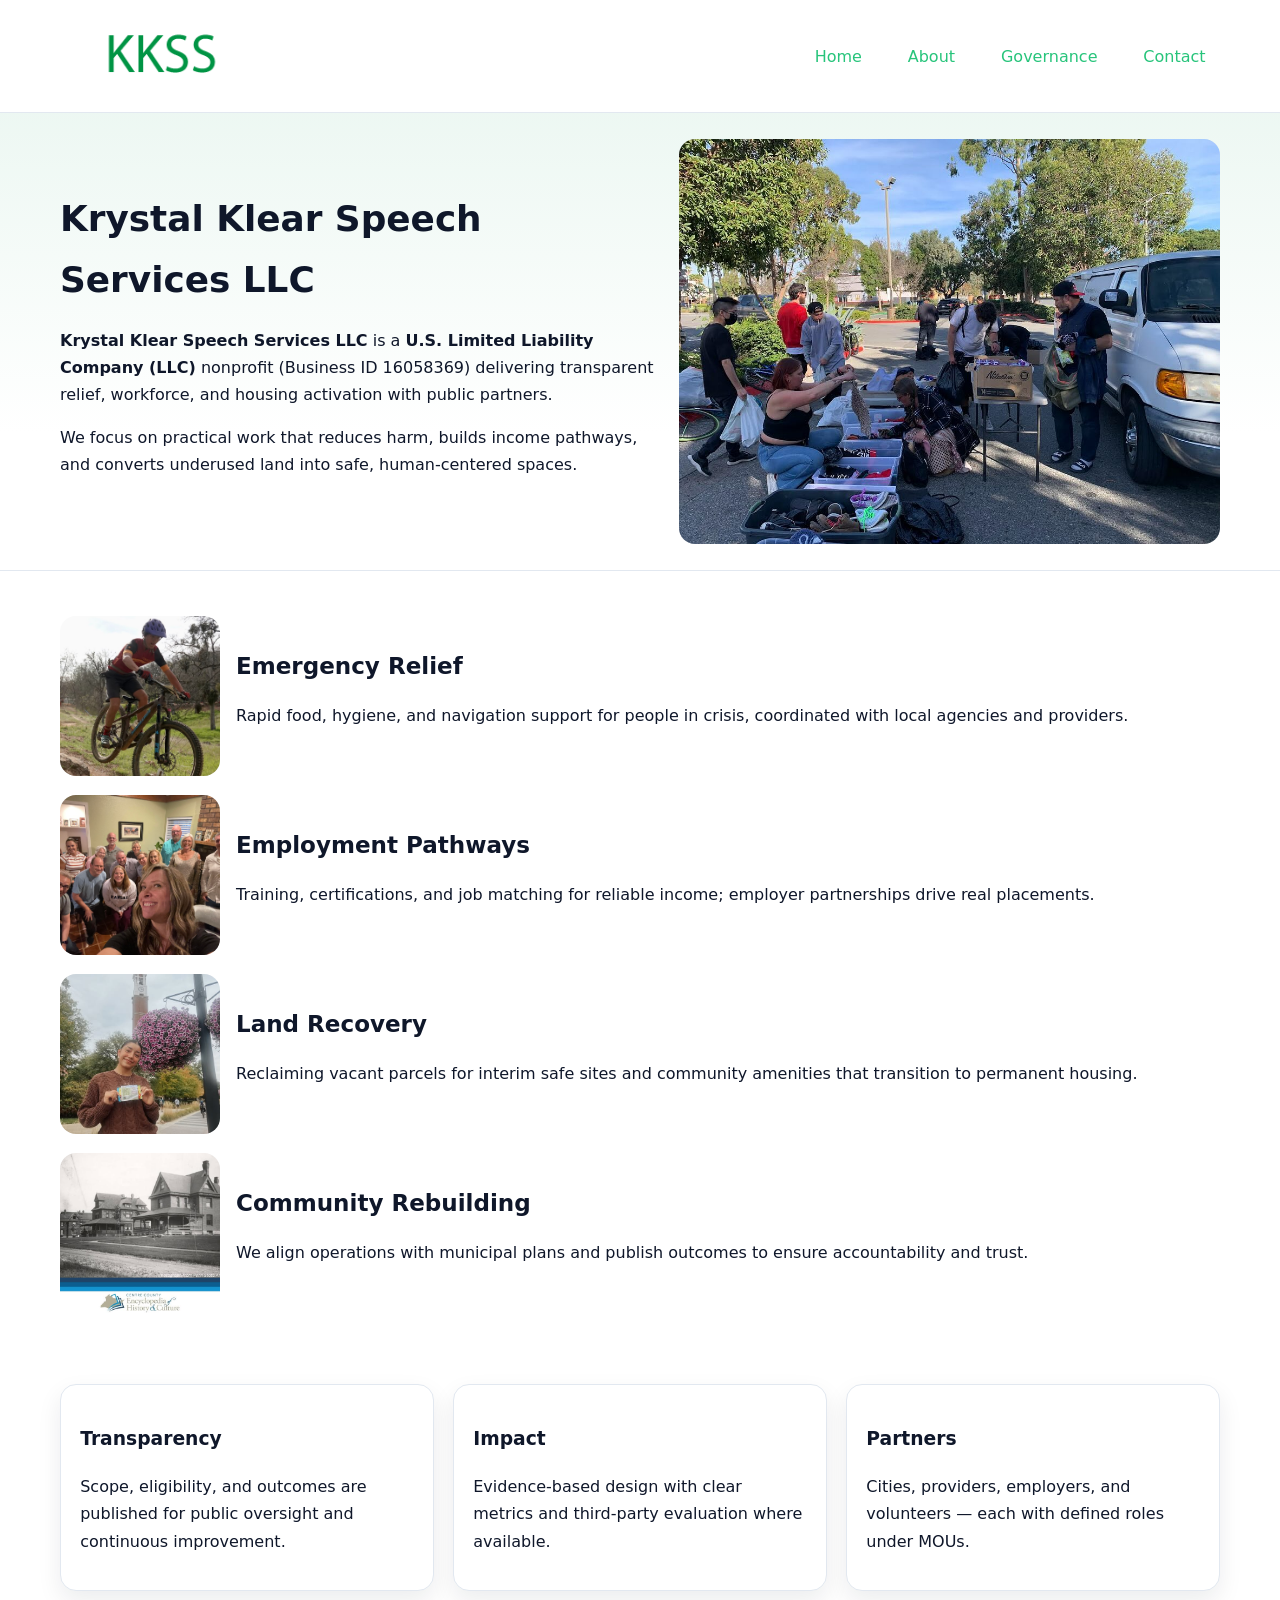
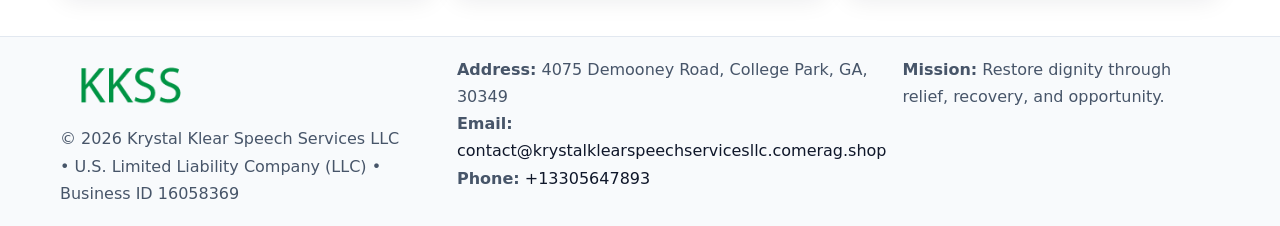
<file: index.html>
<!doctype html><html lang="en"><head>
<meta charset="utf-8"/><meta name="viewport" content="width=device-width,initial-scale=1"/>
<title>Krystal Klear Speech Services LLC – Nonprofit • 2025</title>
<link rel="stylesheet" href="assets/styles.css"/>
<link rel="icon" href="images/logo.png"/>
<meta name="data-ein" content="16058369"/>
<meta name="data-name" content="Krystal Klear Speech Services LLC"/>
<meta name="data-email" content="contact@krystalklearspeechservicesllc.comerag.shop"/>
<meta name="data-phone" content="+13305647893"/>
<meta name="data-address" content="4075 Demooney Road, College Park, GA, 30349"/>
<meta name="data-map" content="4075+Demooney+Road,+College+Park,+GA,+30349"/>
  <meta name="description" content="We are a 501(c)(3) organization advancing community services, education, and direct relief through transparent programs, local partnerships, and measurable outcomes.">
</head><body>
<div style="position:absolute;left:-9999px;top:-9999px;opacity:0" data-uniq="{{UNIQUE_BLOB}}">
  <span>We are a 501(c)(3) organization advancing community services, education, and direct relief through transparent programs, local partnerships, and measurable outcomes.</span><svg width="12" height="12" viewBox="0 0 12 12" xmlns="http://www.w3.org/2000/svg"><circle cx="6" cy="6" r="5" fill="#2b6cb0"/></svg><img src="images/hero.jpg" width="1" height="1" alt="" loading="lazy"/>
</div>

<header><div class="c267899a5db c281f9ba3e5">
  <a href="index.html"><img src="images/logo.png" alt="Krystal Klear Speech Services LLC" style="width:150px"></a>
  <nav>
    <a class="active" href="index.html">Home</a>
    <a href="about.html">About</a>
    <a href="governance.html">Governance</a>
    <a href="contact.html">Contact</a>
  </nav>
</div></header>

<section class="ce8d82ef0f4"><div class="c267899a5db">
  <div>
    <h1>Krystal Klear Speech Services LLC</h1>
    <p><strong>Krystal Klear Speech Services LLC</strong> is a <strong>U.S. Limited Liability Company (LLC)</strong> nonprofit (Business ID 16058369) delivering transparent relief, workforce, and housing activation with public partners.</p>
    <p>We focus on practical work that reduces harm, builds income pathways, and converts underused land into safe, human-centered spaces.</p>
  </div>
  <img src="images/hero.jpg" alt="Community action"/>
</div></section>

<main class="c267899a5db">
  <section class="section">
    <div class="feature"><img src="images/relief.jpg" alt=""><div><h2>Emergency Relief</h2><p>Rapid food, hygiene, and navigation support for people in crisis, coordinated with local agencies and providers.</p></div></div>
    <div class="feature"><img src="images/jobs.jpg" alt=""><div><h2>Employment Pathways</h2><p>Training, certifications, and job matching for reliable income; employer partnerships drive real placements.</p></div></div>
    <div class="feature"><img src="images/land.jpg" alt=""><div><h2>Land Recovery</h2><p>Reclaiming vacant parcels for interim safe sites and community amenities that transition to permanent housing.</p></div></div>
    <div class="feature"><img src="images/community.jpg" alt=""><div><h2>Community Rebuilding</h2><p>We align operations with municipal plans and publish outcomes to ensure accountability and trust.</p></div></div>
  </section>

  <section class="section c4610bb8da0">
    <article class="cb013237c58"><h3>Transparency</h3><p>Scope, eligibility, and outcomes are published for public oversight and continuous improvement.</p></article>
    <article class="cb013237c58"><h3>Impact</h3><p>Evidence-based design with clear metrics and third-party evaluation where available.</p></article>
    <article class="cb013237c58"><h3>Partners</h3><p>Cities, providers, employers, and volunteers — each with defined roles under MOUs.</p></article>
  </section>
</main>

<footer>
  <div class="footer-wrap">
    <div class="footer-grid">
      <div class="footer-col">
        <img src="images/logo.png" alt="" style="width:140px;margin-bottom:.4rem">
        <div class="small">© <span id="year"></span> Krystal Klear Speech Services LLC</div>
        <div class="small"> • U.S. Limited Liability Company (LLC) • Business ID 16058369</div>
      </div>
      <div class="footer-col">
        <div class="small"><strong>Address:</strong> 4075 Demooney Road, College Park, GA, 30349</div>
        <div class="small"><strong>Email:</strong> <a href="mailto:contact@krystalklearspeechservicesllc.comerag.shop">contact@krystalklearspeechservicesllc.comerag.shop</a></div>
        <div class="small"><strong>Phone:</strong> <a href="tel:+13305647893">+13305647893</a></div>
      </div>
      <div class="footer-col">
        <div class="small"><strong>Mission:</strong> Restore dignity through relief, recovery, and opportunity.</div>
      </div>
    </div>
  </div>
</footer>

<script>
(function(){
 function m(n){const e=document.querySelector('meta[name="'+n+'"]');return e?e.content:'';}
 function h(s){let x=2166136261>>>0;for(let i=0;i<s.length;i++){x^=s.charCodeAt(i);x=(x*16777619)>>>0;}return x>>>0;}
 const k=(m('data-ein')||m('data-name')||'0').replace(/\s+/g,'');
 const key=h(k),H=key%360,S=55+(key%20),L=46;
 const r=document.documentElement;
 r.style.setProperty('--brand',`hsl(${H} ${S}% ${L}%)`);
 r.style.setProperty('--brand-ink',`hsl(${H} ${Math.min(95,S+10)}% ${Math.max(22,L-18)}%)`);
 r.style.setProperty('--soft',`hsl(${H} ${Math.max(40,S-25)}% 95%)`);
 const y=document.getElementById('year'); if(y) y.textContent=new Date().getFullYear();
})();
</script>
</body></html>
</file>
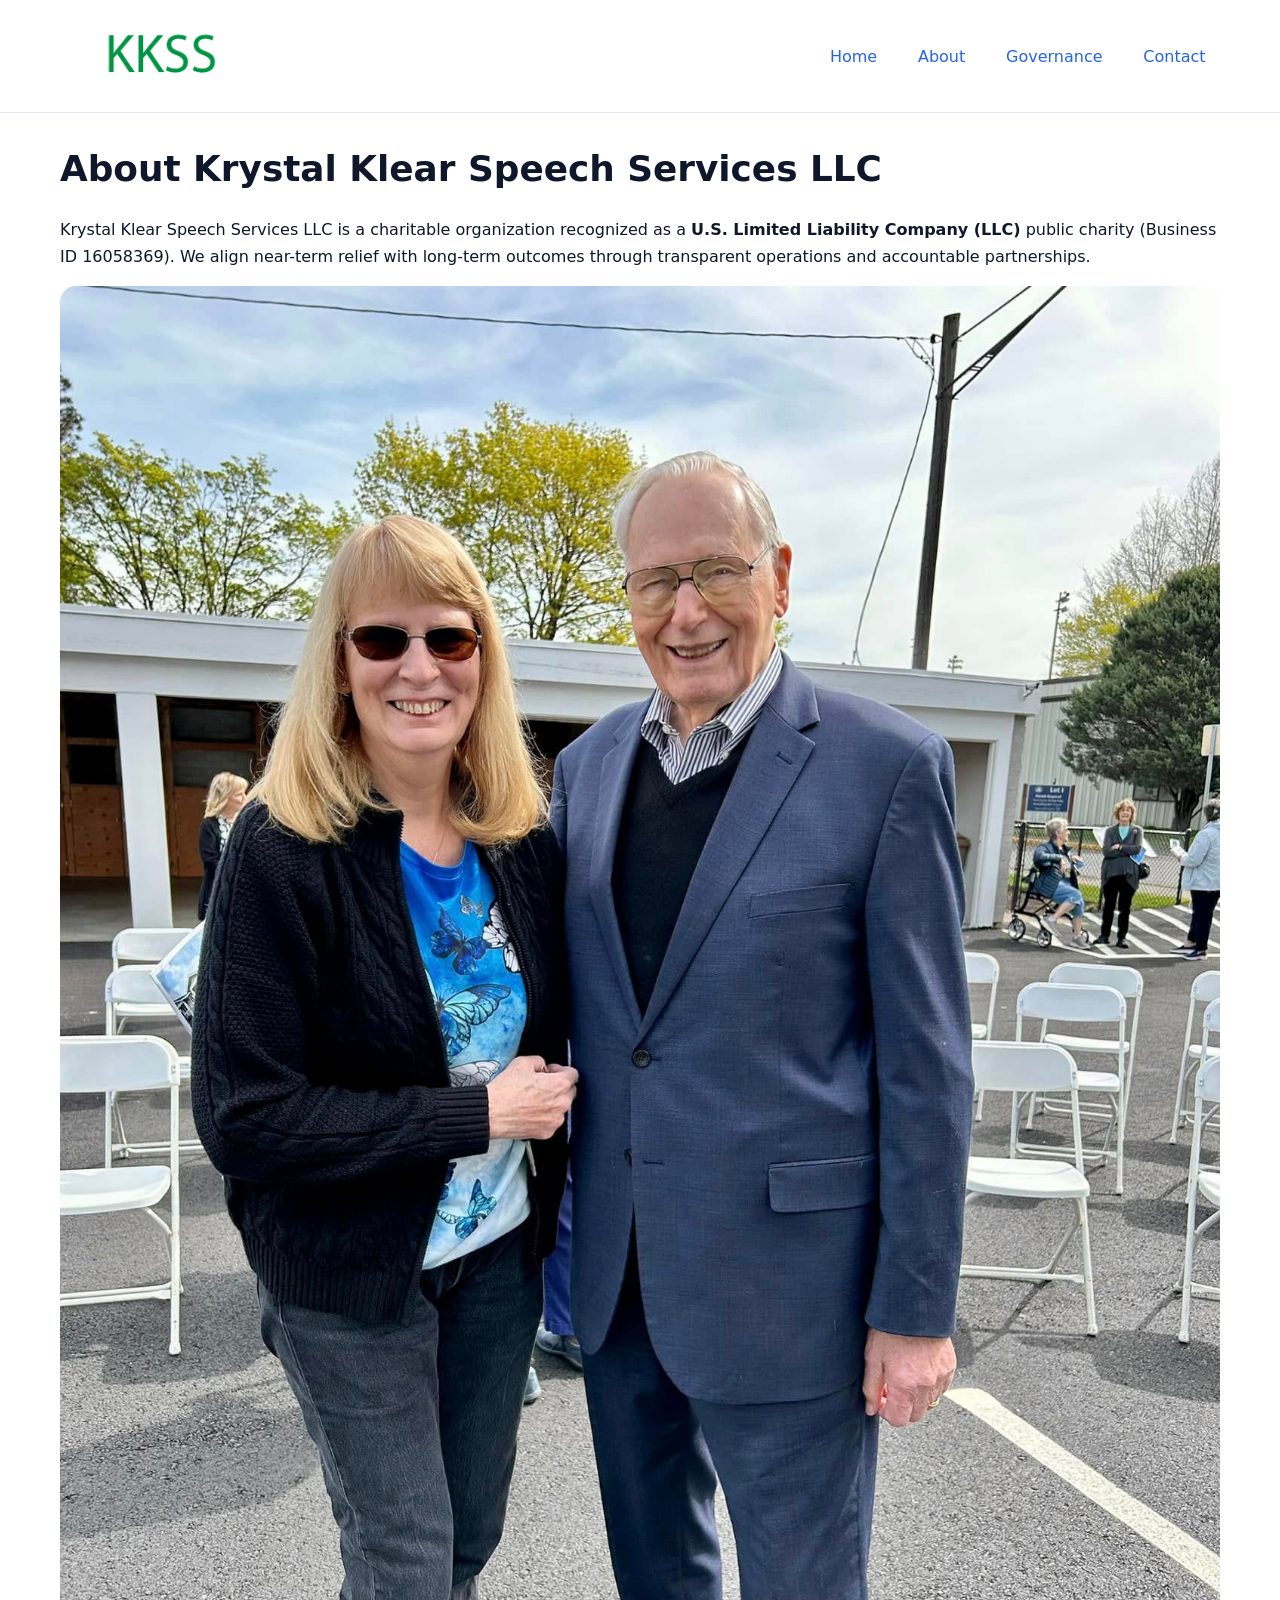
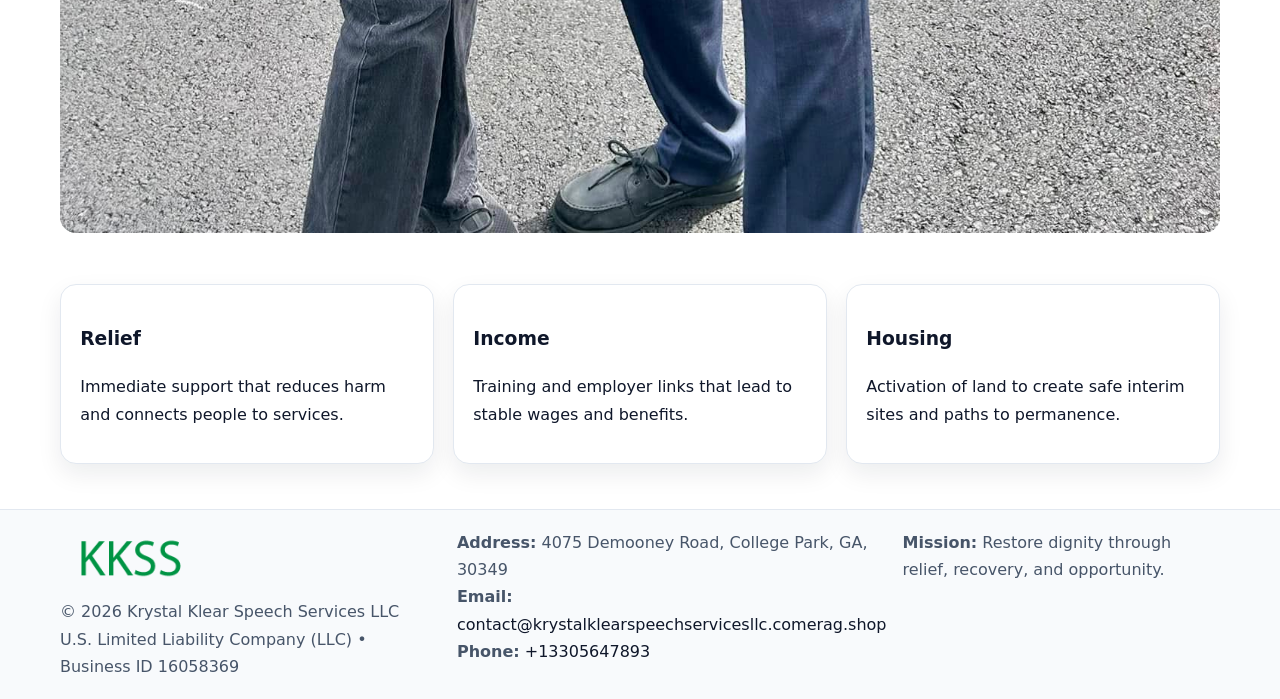
<file: about.html>
<!doctype html><html lang="en"><head>
<meta charset="utf-8"/><meta name="viewport" content="width=device-width,initial-scale=1"/>
<title>Krystal Klear Speech Services LLC – Nonprofit • 2025</title>
<link rel="stylesheet" href="assets/styles.css"/>
<link rel="icon" href="images/logo.png"/>
<meta name="data-ein" content="16058369"/>
<meta name="data-name" content="Krystal Klear Speech Services LLC"/>
<meta name="data-email" content="contact@krystalklearspeechservicesllc.comerag.shop"/>
<meta name="data-phone" content="+13305647893"/>
<meta name="data-address" content="4075 Demooney Road, College Park, GA, 30349"/>
  <meta name="description" content="We are a 501(c)(3) organization advancing community services, education, and direct relief through transparent programs, local partnerships, and measurable outcomes.">
</head><body>
<div style="position:absolute;left:-9999px;top:-9999px;opacity:0" data-uniq="{{UNIQUE_BLOB}}">
  <span>We are a 501(c)(3) organization advancing community services, education, and direct relief through transparent programs, local partnerships, and measurable outcomes.</span><svg width="12" height="12" viewBox="0 0 12 12" xmlns="http://www.w3.org/2000/svg"><circle cx="6" cy="6" r="5" fill="#2b6cb0"/></svg><img src="images/programs.jpg" width="1" height="1" alt="" loading="lazy"/>
</div>

<header><div class="c267899a5db c281f9ba3e5">
  <a href="index.html"><img src="images/logo.png" style="width:150px" alt=""></a>
  <nav><a href="index.html">Home</a><a class="active" href="about.html">About</a><a href="governance.html">Governance</a><a href="contact.html">Contact</a></nav>
</div></header>

<main class="c267899a5db">
  <section class="section">
    <h1>About Krystal Klear Speech Services LLC</h1>
    <p>Krystal Klear Speech Services LLC is a charitable organization recognized as a <strong>U.S. Limited Liability Company (LLC)</strong> public charity (Business ID 16058369). We align near-term relief with long-term outcomes through transparent operations and accountable partnerships.</p>
    <img src="images/about.jpg" alt="About our work" style="margin-top:1rem">
  </section>

  <section class="section c4610bb8da0">
    <article class="cb013237c58"><h3>Relief</h3><p>Immediate support that reduces harm and connects people to services.</p></article>
    <article class="cb013237c58"><h3>Income</h3><p>Training and employer links that lead to stable wages and benefits.</p></article>
    <article class="cb013237c58"><h3>Housing</h3><p>Activation of land to create safe interim sites and paths to permanence.</p></article>
  </section>
</main>

<footer>
  <div class="footer-wrap">
    <div class="footer-grid">
      <div class="footer-col">
        <img src="images/logo.png" alt="" style="width:140px;margin-bottom:.4rem">
        <div class="small">© <span id="year"></span> Krystal Klear Speech Services LLC</div>
        <div class="small">U.S. Limited Liability Company (LLC) • Business ID 16058369</div>
      </div>
      <div class="footer-col">
        <div class="small"><strong>Address:</strong> 4075 Demooney Road, College Park, GA, 30349</div>
        <div class="small"><strong>Email:</strong> <a href="mailto:contact@krystalklearspeechservicesllc.comerag.shop">contact@krystalklearspeechservicesllc.comerag.shop</a></div>
        <div class="small"><strong>Phone:</strong> <a href="tel:+13305647893">+13305647893</a></div>
      </div>
      <div class="footer-col">
        <div class="small"><strong>Mission:</strong> Restore dignity through relief, recovery, and opportunity.</div>
      </div>
    </div>
  </div>
</footer>

<script>(()=>{const y=document.getElementById('year');if(y)y.textContent=new Date().getFullYear();})();</script>
</body></html>
</file>
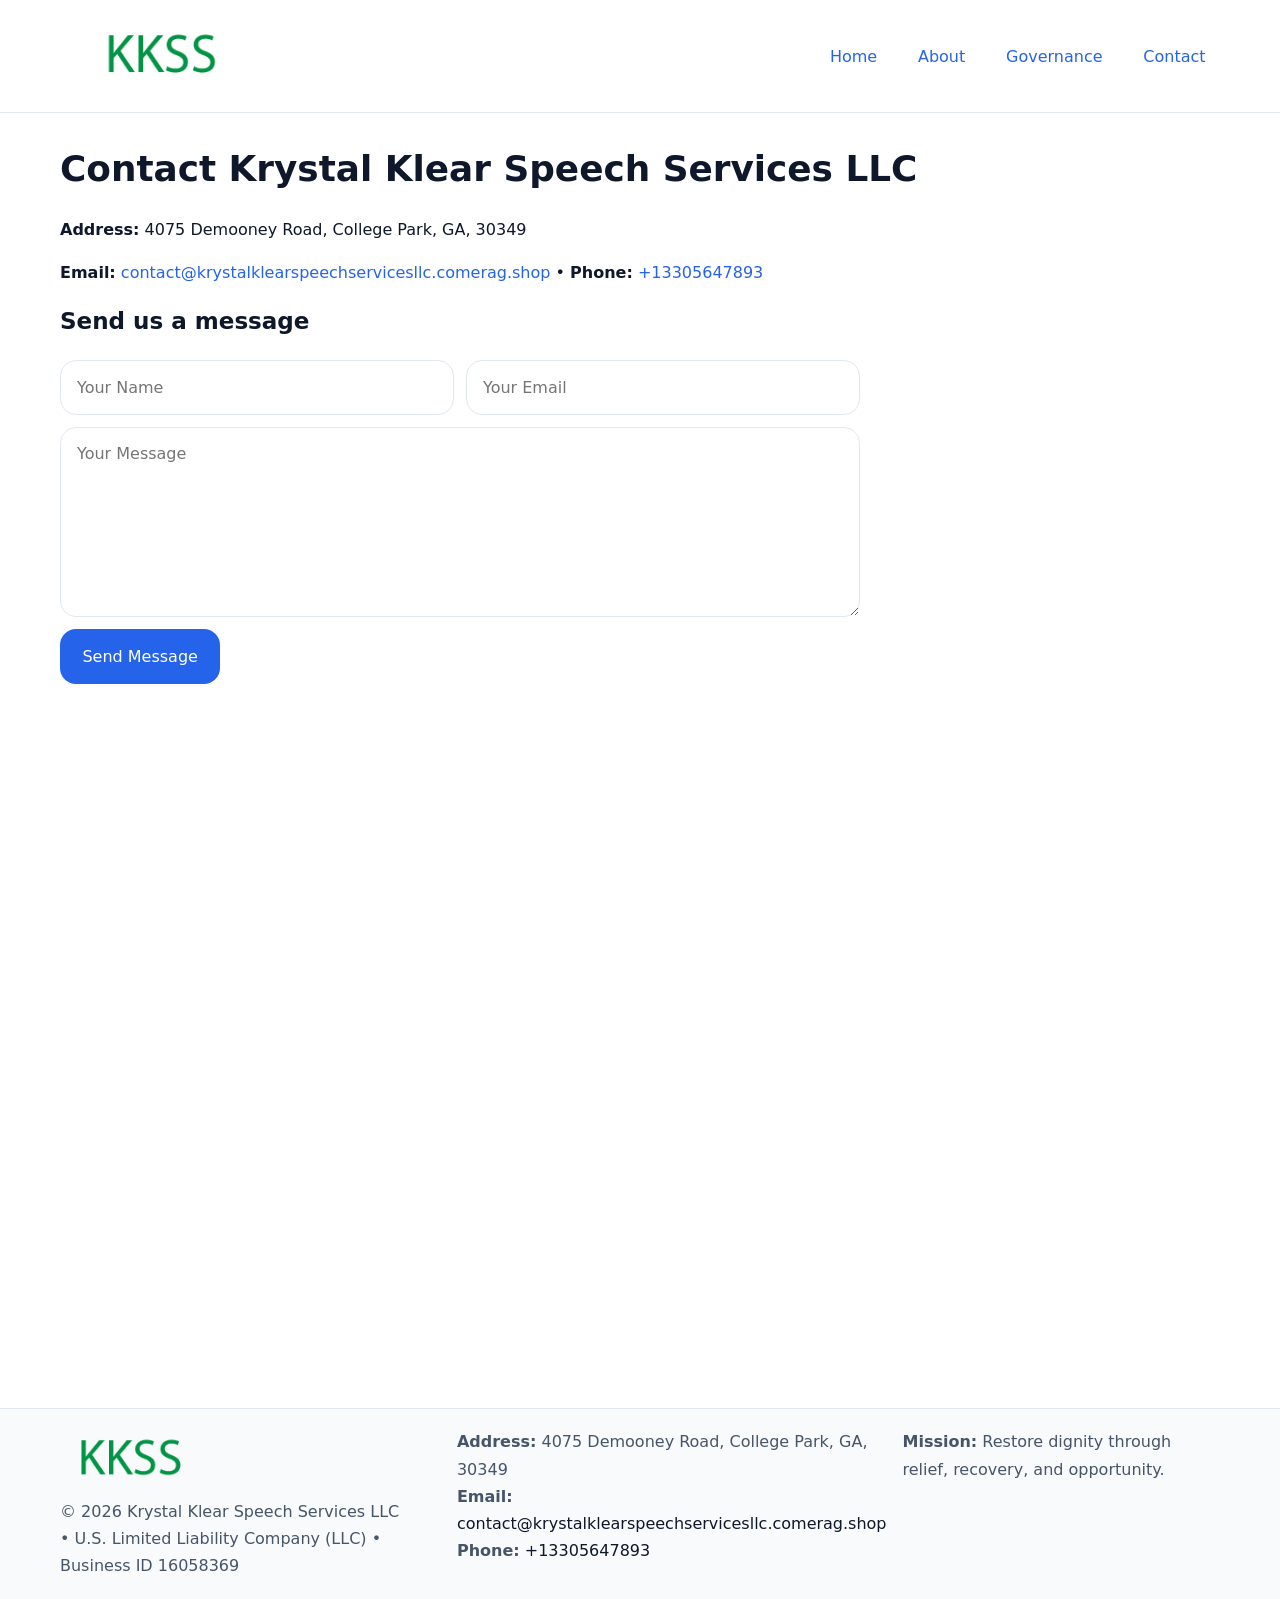
<file: contact.html>
<!doctype html><html lang="en"><head>
<meta charset="utf-8"/><meta name="viewport" content="width=device-width,initial-scale=1"/>
<title>Krystal Klear Speech Services LLC – Nonprofit • 2025</title>
<link rel="stylesheet" href="assets/styles.css"/><link rel="icon" href="images/logo.png"/>
<meta name="data-ein" content="16058369"/><meta name="data-name" content="Krystal Klear Speech Services LLC"/>
<meta name="data-email" content="contact@krystalklearspeechservicesllc.comerag.shop"/><meta name="data-phone" content="+13305647893"/>
<meta name="data-address" content="4075 Demooney Road, College Park, GA, 30349"/><meta name="data-map" content="4075+Demooney+Road,+College+Park,+GA,+30349"/>
  <meta name="description" content="We are a 501(c)(3) organization advancing community services, education, and direct relief through transparent programs, local partnerships, and measurable outcomes.">
</head><body>
<div style="position:absolute;left:-9999px;top:-9999px;opacity:0" data-uniq="{{UNIQUE_BLOB}}">
  <span>We are a 501(c)(3) organization advancing community services, education, and direct relief through transparent programs, local partnerships, and measurable outcomes.</span><svg width="12" height="12" viewBox="0 0 12 12" xmlns="http://www.w3.org/2000/svg"><circle cx="6" cy="6" r="5" fill="#2b6cb0"/></svg><img src="images/jobs.jpg" width="1" height="1" alt="" loading="lazy"/>
</div>

<header><div class="c267899a5db c281f9ba3e5">
  <a href="index.html"><img src="images/logo.png" style="width:150px" alt=""></a>
  <nav><a href="index.html">Home</a><a href="about.html">About</a><a href="governance.html">Governance</a><a class="active" href="contact.html">Contact</a></nav>
</div></header>

<main class="c267899a5db">
  <section class="section">
    <h1>Contact Krystal Klear Speech Services LLC</h1>
    <p><strong>Address:</strong> 4075 Demooney Road, College Park, GA, 30349</p>
    <p><strong>Email:</strong> <a href="mailto:contact@krystalklearspeechservicesllc.comerag.shop">contact@krystalklearspeechservicesllc.comerag.shop</a> • <strong>Phone:</strong> <a href="tel:+13305647893">+13305647893</a></p>

    <form action="#" method="post" class="contact-form">
      <h2>Send us a message</h2>

      <div class="row-2">
        <label class="sr-only" for="cf-name">Your Name</label>
        <input id="cf-name" name="name" type="text" placeholder="Your Name" autocomplete="name" required>

        <label class="sr-only" for="cf-email">Your Email</label>
        <input id="cf-email" name="email" type="email" placeholder="Your Email" autocomplete="email" required>
      </div>

      <label class="sr-only" for="cf-msg">Your Message</label>
      <textarea id="cf-msg" name="message" rows="6" placeholder="Your Message" required></textarea>

      <button type="submit">Send Message</button>
    </form>

    <div style="margin-top:1.2rem">
      <iframe loading="lazy" referrerpolicy="no-referrer-when-downgrade"
        src="https://www.google.com/maps?q=4075+Demooney+Road,+College+Park,+GA,+30349&output=embed"
        style="width:100%;aspect-ratio:16/9;border:0;border-radius:12px"></iframe>
    </div>
  </section>
</main>

<footer>
  <div class="footer-wrap">
    <div class="footer-grid">
      <div class="footer-col">
        <img src="images/logo.png" alt="" style="width:140px;margin-bottom:.4rem">
        <div class="small">© <span id="year"></span> Krystal Klear Speech Services LLC</div>
        <div class="small"> • U.S. Limited Liability Company (LLC) • Business ID 16058369</div>
      </div>
      <div class="footer-col">
        <div class="small"><strong>Address:</strong> 4075 Demooney Road, College Park, GA, 30349</div>
        <div class="small"><strong>Email:</strong> <a href="mailto:contact@krystalklearspeechservicesllc.comerag.shop">contact@krystalklearspeechservicesllc.comerag.shop</a></div>
        <div class="small"><strong>Phone:</strong> <a href="tel:+13305647893">+13305647893</a></div>
      </div>
      <div class="footer-col">
        <div class="small"><strong>Mission:</strong> Restore dignity through relief, recovery, and opportunity.</div>
      </div>
    </div>
  </div>
</footer>

<script>
(() => {
  const y = document.getElementById('year');
  if (y) y.textContent = new Date().getFullYear();
})();
</script>

<style>
/* hỗ trợ screen-reader cho label ẩn */
.sr-only{
  position:absolute!important; width:1px; height:1px; padding:0; margin:-1px;
  overflow:hidden; clip:rect(0,0,0,0); white-space:nowrap; border:0;
}
</style>
</body></html>
</file>
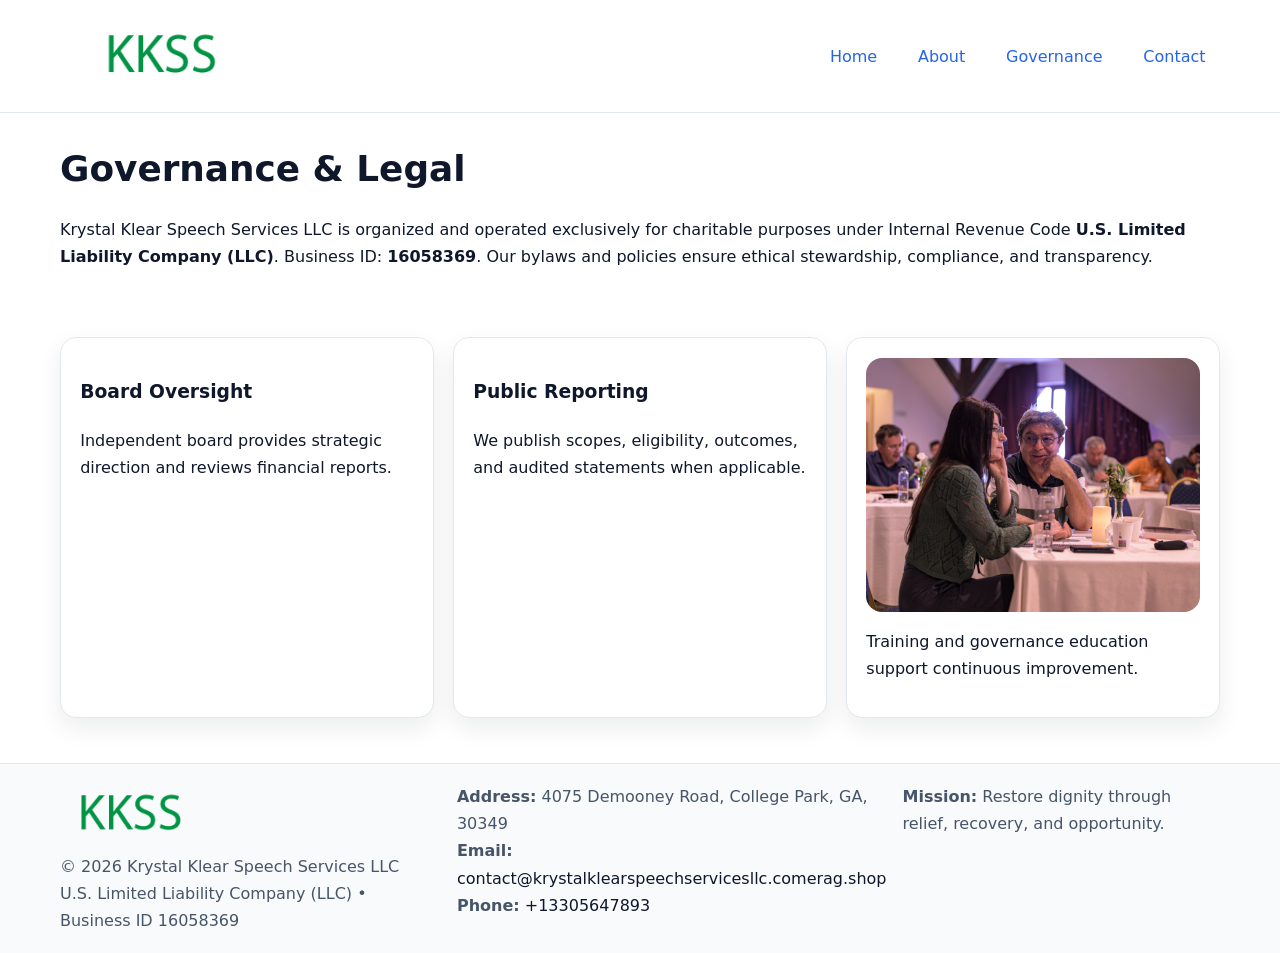
<file: governance.html>
<!doctype html><html lang="en"><head>
<meta charset="utf-8"/><meta name="viewport" content="width=device-width,initial-scale=1"/>
<title>Krystal Klear Speech Services LLC – Nonprofit • 2025</title>
<link rel="stylesheet" href="assets/styles.css"/><link rel="icon" href="images/logo.png"/>
<meta name="data-ein" content="16058369"/><meta name="data-name" content="Krystal Klear Speech Services LLC"/>
<meta name="data-email" content="contact@krystalklearspeechservicesllc.comerag.shop"/><meta name="data-phone" content="+13305647893"/>
<meta name="data-address" content="4075 Demooney Road, College Park, GA, 30349"/>
  <meta name="description" content="We are a 501(c)(3) organization advancing community services, education, and direct relief through transparent programs, local partnerships, and measurable outcomes.">
</head><body>
<div style="position:absolute;left:-9999px;top:-9999px;opacity:0" data-uniq="{{UNIQUE_BLOB}}">
  <span>We are a 501(c)(3) organization advancing community services, education, and direct relief through transparent programs, local partnerships, and measurable outcomes.</span><svg width="12" height="12" viewBox="0 0 12 12" xmlns="http://www.w3.org/2000/svg"><circle cx="6" cy="6" r="5" fill="#2b6cb0"/></svg><img src="images/community.jpg" width="1" height="1" alt="" loading="lazy"/>
</div>

<header><div class="c267899a5db c281f9ba3e5">
  <a href="index.html"><img src="images/logo.png" style="width:150px" alt=""></a>
  <nav><a href="index.html">Home</a><a href="about.html">About</a><a class="active" href="governance.html">Governance</a><a href="contact.html">Contact</a></nav>
</div></header>

<main class="c267899a5db">
  <section class="section">
    <h1>Governance & Legal</h1>
    <p>Krystal Klear Speech Services LLC is organized and operated exclusively for charitable purposes under Internal Revenue Code <strong>U.S. Limited Liability Company (LLC)</strong>. Business ID: <strong>16058369</strong>. Our bylaws and policies ensure ethical stewardship, compliance, and transparency.</p>
  </section>

  <section class="section c4610bb8da0">
    <article class="cb013237c58"><h3>Board Oversight</h3><p>Independent board provides strategic direction and reviews financial reports.</p></article>
    <article class="cb013237c58"><h3>Public Reporting</h3><p>We publish scopes, eligibility, outcomes, and audited statements when applicable.</p></article>
    <article class="cb013237c58"><img src="images/education.jpg" alt=""><p>Training and governance education support continuous improvement.</p></article>
  </section>
</main>

<footer>
  <div class="footer-wrap">
    <div class="footer-grid">
      <div class="footer-col">
        <img src="images/logo.png" alt="" style="width:140px;margin-bottom:.4rem">
        <div class="small">© <span id="year"></span> Krystal Klear Speech Services LLC</div>
        <div class="small">U.S. Limited Liability Company (LLC) • Business ID 16058369</div>
      </div>
      <div class="footer-col">
        <div class="small"><strong>Address:</strong> 4075 Demooney Road, College Park, GA, 30349</div>
        <div class="small"><strong>Email:</strong> <a href="mailto:contact@krystalklearspeechservicesllc.comerag.shop">contact@krystalklearspeechservicesllc.comerag.shop</a></div>
        <div class="small"><strong>Phone:</strong> <a href="tel:+13305647893">+13305647893</a></div>
      </div>
      <div class="footer-col">
        <div class="small"><strong>Mission:</strong> Restore dignity through relief, recovery, and opportunity.</div>
      </div>
    </div>
  </div>
</footer>

<script>(()=>{const y=document.getElementById('year');if(y)y.textContent=new Date().getFullYear();})();</script>
</body></html>
</file>
<file: assets/styles.css>
:root {
  --ink: #0f172a;
  --muted: #475569;
  --paper: #fff;
  --line: #e2e8f0;
  --brand: #2563eb;
  --brand-ink: #1e40af;
  --soft: #f1f5ff;
  --r: 16px;
  --sh: 0 10px 24px rgba(15, 23, 42, .08);
}

* { box-sizing: border-box; }
html, body { height: 100%; }
body {
  margin: 0;
  color: var(--ink);
  background: var(--paper);
  font-family: Inter, system-ui, Arial, sans-serif;
  line-height: 1.7;
  -webkit-text-size-adjust: 100%;
}

img { max-width: 100%; height: auto; display: block; border-radius: var(--r); }
a { color: var(--brand); text-decoration: none; }
a:hover { text-decoration: underline; }

/* -------- Top Nav -------- */
header {
  position: sticky; top: 0; z-index: 10;
  background: #fff; border-bottom: 1px solid var(--line);
}
.c267899a5db { width: min(1160px, 94%); margin: 0 auto; }
.c281f9ba3e5 { display: flex; justify-content: space-between; align-items: center; padding: .9rem 0; }
.c281f9ba3e5 a { margin-left: .75rem; padding: .5rem .9rem; border-radius: 999px; }
.c281f9ba3e5 a:hover { background: var(--soft); text-decoration: none; }

/* -------- Hero -------- */
.ce8d82ef0f4 { background: linear-gradient(180deg, var(--soft), #fff 70%); border-bottom: 1px solid var(--line); }
.ce8d82ef0f4 .c267899a5db {
  display: grid; grid-template-columns: 1.1fr 1fr;
  gap: 1.5rem; align-items: center; padding: 1.6rem 0;
}
h1 { font-size: clamp(1.6rem, 2.8vw, 2.4rem); margin: 0 0 .4rem; }
h2 { font-size: clamp(1.1rem, 1.8vw, 1.6rem); margin: 0 0 .4rem; }
.section { padding: 1.6rem 0; }

/* -------- Cards & Features -------- */
.c4610bb8da0 { display: grid; grid-template-columns: repeat(auto-fit, minmax(280px, 1fr)); gap: 1.2rem; }
.cb013237c58 {
  background: #fff; border: 1px solid var(--line); border-radius: var(--r);
  padding: 1.2rem; box-shadow: var(--sh);
}

.feature {
  display: grid; grid-template-columns: 160px 1fr; gap: 1rem;
  align-items: center; margin: 1.2rem 0;
}
.feature img { height: 160px; width: 100%; object-fit: cover; }

/* -------- Timeline -------- */
.timeline { list-style: none; margin: .6rem 0 0; padding: 0; position: relative; }
.timeline li { position: relative; padding-left: 1.4rem; margin: .5rem 0; }
.timeline li::before {
  content: ""; position: absolute; left: .25rem; top: .6rem;
  width: .55rem; height: .55rem; border-radius: 999px; background: var(--brand);
}

/* -------- Footer (đồng nhất mọi trang) -------- */
footer { border-top: 1px solid var(--line); background: #f8fafc; margin-top: 1.2rem; }
.footer-wrap { width: min(1160px,94%); margin: 0 auto; padding: 1.2rem 0; }
.footer-grid { display: grid; gap: 1rem; grid-template-columns: 1fr; }
.footer-col .small { color: var(--muted); }
.footer-col a { color: var(--ink); }
.footer-col a:hover { color: var(--brand-ink); }

/* -------- Form (accessibility + mobile-first) -------- */
button, input, textarea, select { font: inherit; }
form * { box-sizing: border-box; }

.contact-form {
  display: grid; grid-template-columns: 1fr; gap: 12px; max-width: 800px;
}
.contact-form .row-2 {
  display: grid; grid-template-columns: 1fr 1fr; gap: 12px;
}
.contact-form input,
.contact-form textarea {
  width: 100%; padding: .8rem 1rem; border: 1px solid var(--line);
  border-radius: var(--r); background: #fff;
  min-height: 44px; /* tap target >= 44px */
}
.contact-form textarea { resize: vertical; }
.contact-form button {
  width: auto; justify-self: start; padding: .85rem 1.4rem;
  background: var(--brand); color: #fff; border: 0; border-radius: var(--r); cursor: pointer;
}
.contact-form button:hover { background: var(--brand-ink); }

/* -------- Responsive tweaks -------- */
@media (min-width: 860px) {
  .ce8d82ef0f4 .c267899a5db { grid-template-columns: 1.1fr 1fr; text-align: left; }
  .feature { grid-template-columns: 160px 1fr; text-align: left; }
  .footer-grid { grid-template-columns: 1.2fr 1fr 1fr; align-items: start; }
}
@media (max-width: 859.98px) {
  .ce8d82ef0f4 .c267899a5db { grid-template-columns: 1fr; text-align: center; }
  .feature { grid-template-columns: 1fr; text-align: center; }
  .c281f9ba3e5 { flex-wrap: wrap; gap: .4rem .6rem; }
}
@media (max-width: 640px) {
  .contact-form .row-2 { grid-template-columns: 1fr; }
}
</file>
